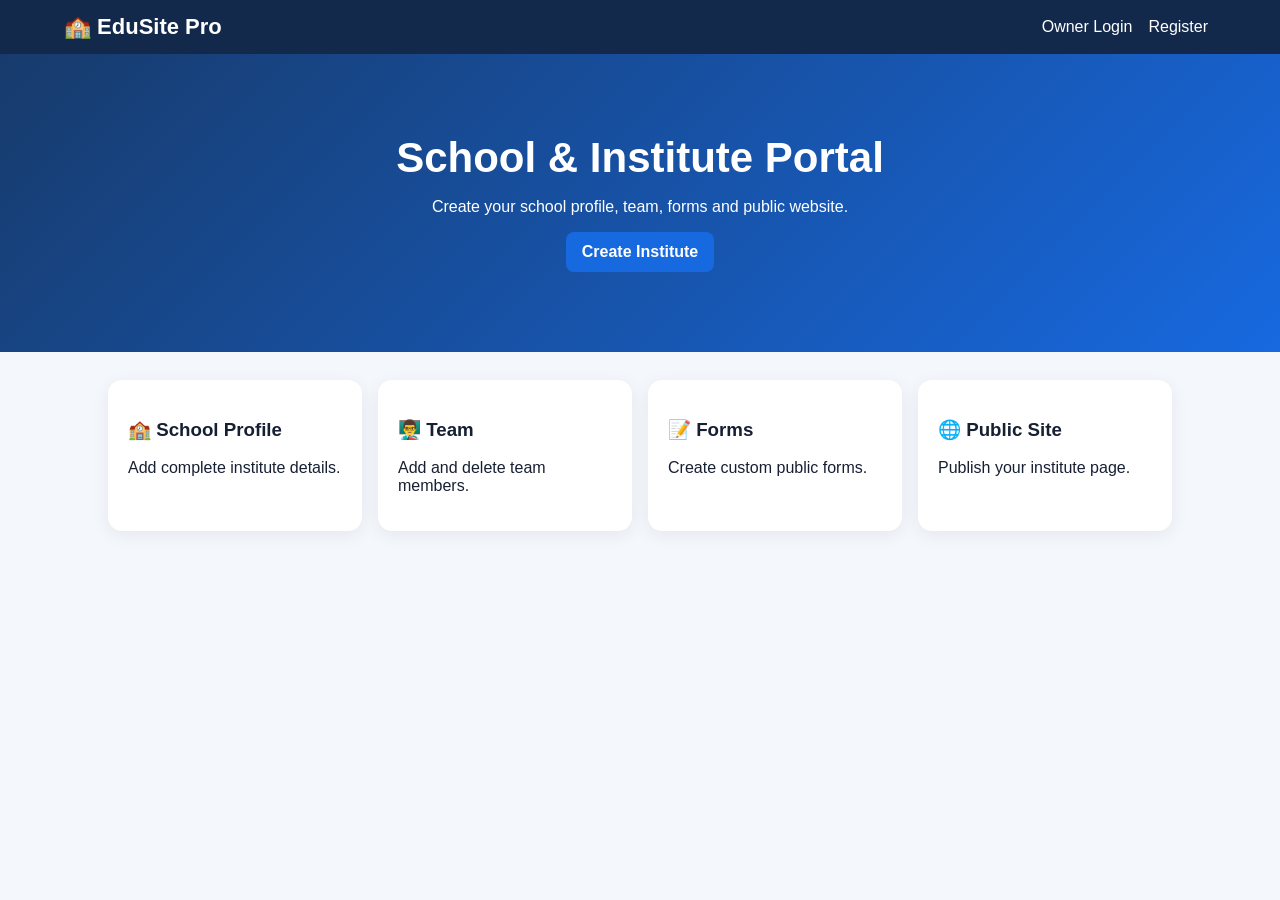
<file: index.html>
<!doctype html><html><head><meta charset="utf-8"><meta name="viewport" content="width=device-width,initial-scale=1"><title>EduSite Pro</title><link rel="stylesheet" href="assets/css/style.css"></head>
<body><header><div class="brand">🏫 EduSite Pro</div><nav><a href="owner-login.html">Owner Login</a><a href="register.html">Register</a></nav></header>
<section class="hero"><h1>School & Institute Portal</h1><p>Create your school profile, team, forms and public website.</p><a class="btn" href="register.html">Create Institute</a></section>
<div class="wrap grid"><div class="card"><h3>🏫 School Profile</h3><p>Add complete institute details.</p></div><div class="card"><h3>👨‍🏫 Team</h3><p>Add and delete team members.</p></div><div class="card"><h3>📝 Forms</h3><p>Create custom public forms.</p></div><div class="card"><h3>🌐 Public Site</h3><p>Publish your institute page.</p></div></div></body></html>
</file>
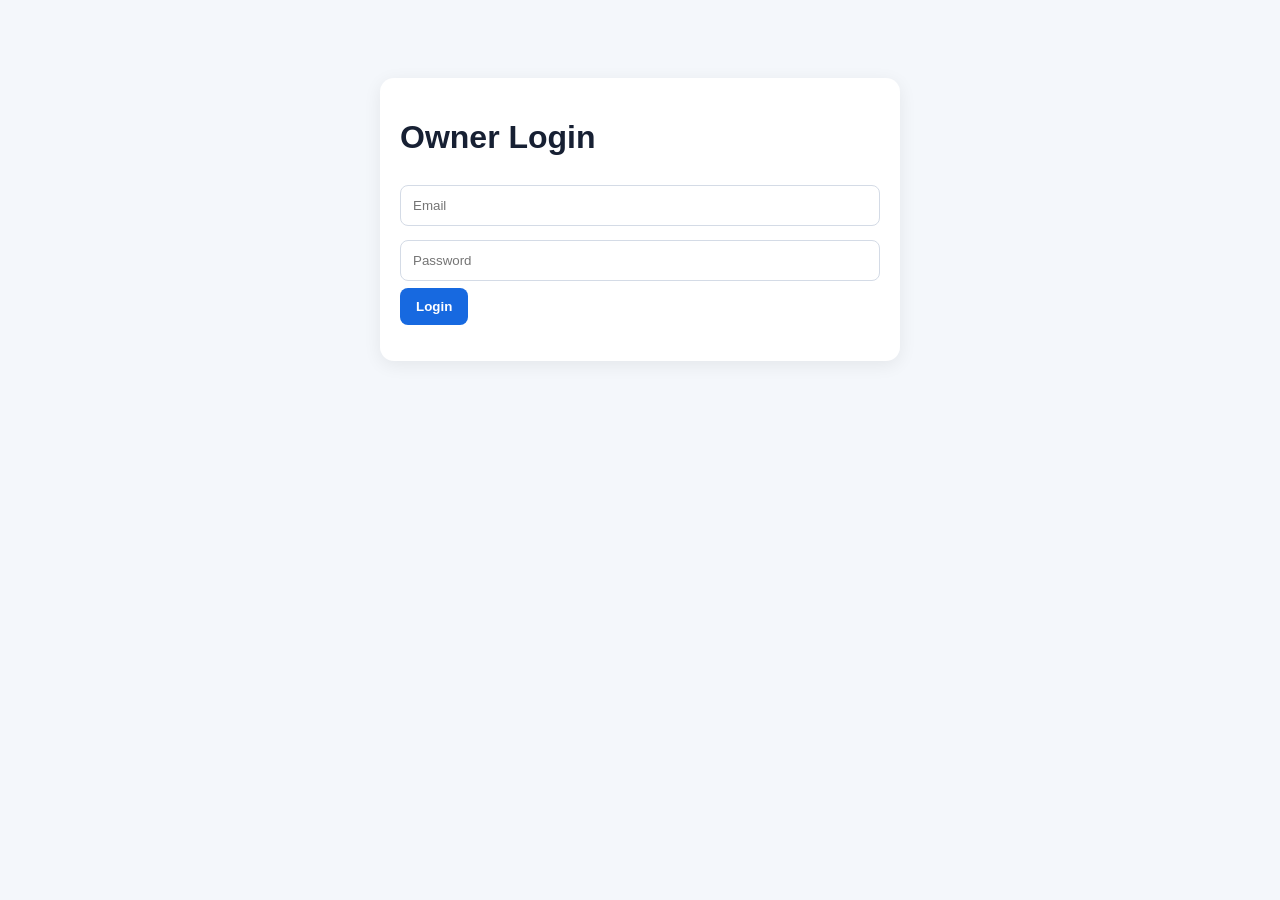
<file: owner-login.html>
<!doctype html><html><head><meta charset="utf-8"><meta name="viewport" content="width=device-width,initial-scale=1"><title>Owner Login</title><link rel="stylesheet" href="assets/css/style.css"></head><body>
<div class="wrap"><div class="card" style="max-width:520px;margin:50px auto"><h1>Owner Login</h1><form id="f"><input id="email" type="email" placeholder="Email" required><input id="password" type="password" placeholder="Password" required><button>Login</button></form><p id="msg"></p></div></div>
<script type="module">import{supabase}from'./assets/js/supabase-config.js';const f=document.querySelector('#f'),m=document.querySelector('#msg');f.onsubmit=async e=>{e.preventDefault();let r=await supabase.auth.signInWithPassword({email:email.value,password:password.value});if(r.error){m.textContent=r.error.message;return}location.href='owner/dashboard.html'}</script></body></html>
</file>
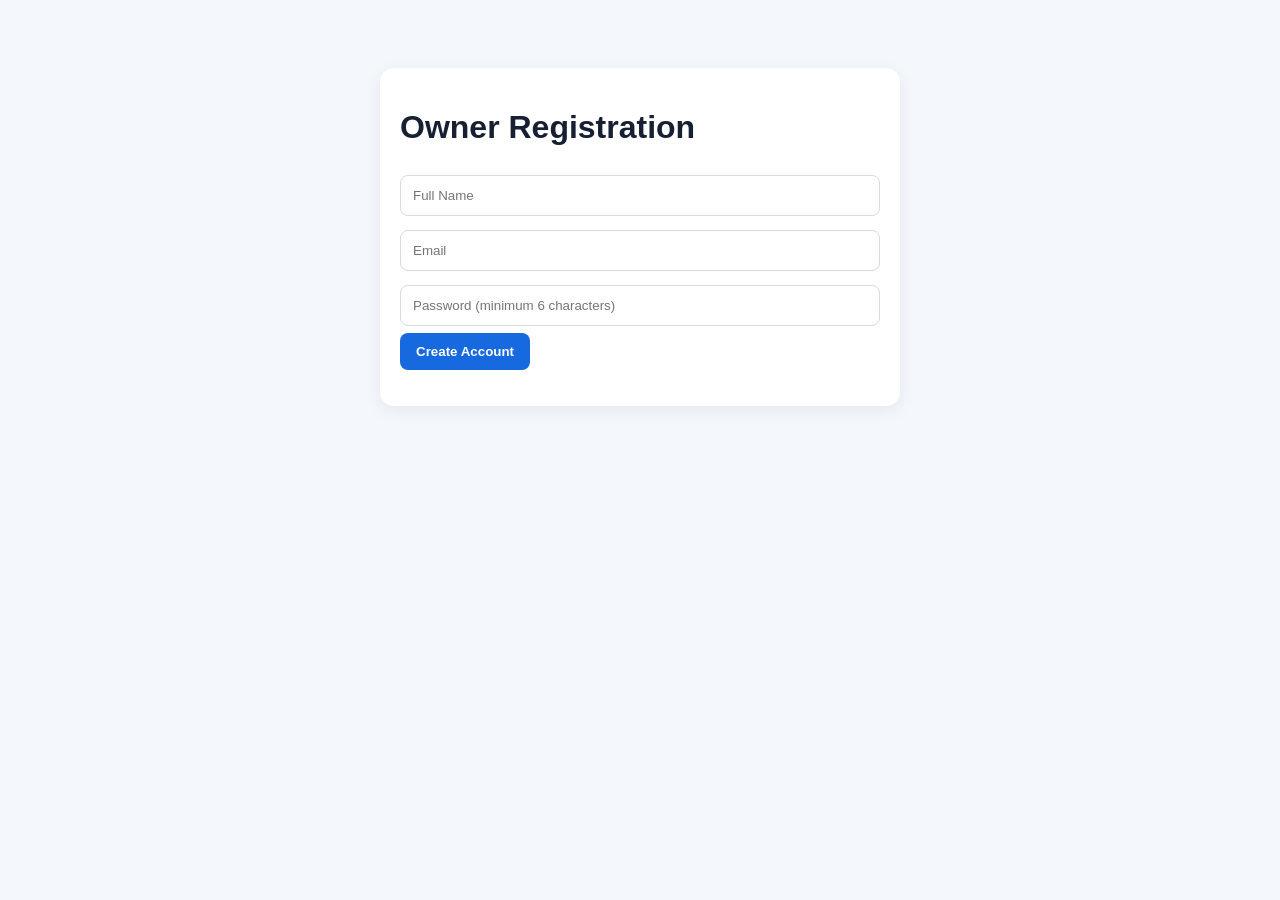
<file: register.html>
<!doctype html><html><head><meta charset="utf-8"><meta name="viewport" content="width=device-width,initial-scale=1"><title>Register</title><link rel="stylesheet" href="assets/css/style.css"></head><body>
<div class="wrap"><div class="card" style="max-width:520px;margin:40px auto"><h1>Owner Registration</h1><form id="f"><input id="name" placeholder="Full Name" required><input id="email" type="email" placeholder="Email" required><input id="password" type="password" placeholder="Password (minimum 6 characters)" required><button>Create Account</button></form><p id="msg"></p></div></div>
<script type="module">import{supabase}from'./assets/js/supabase-config.js';const f=document.querySelector('#f'),m=document.querySelector('#msg');f.onsubmit=async e=>{e.preventDefault();let r=await supabase.auth.signUp({email:email.value,password:password.value,options:{data:{full_name:name.value}}});m.textContent=r.error?r.error.message:'Account created successfully. You can now login.'}</script></body></html>
</file>
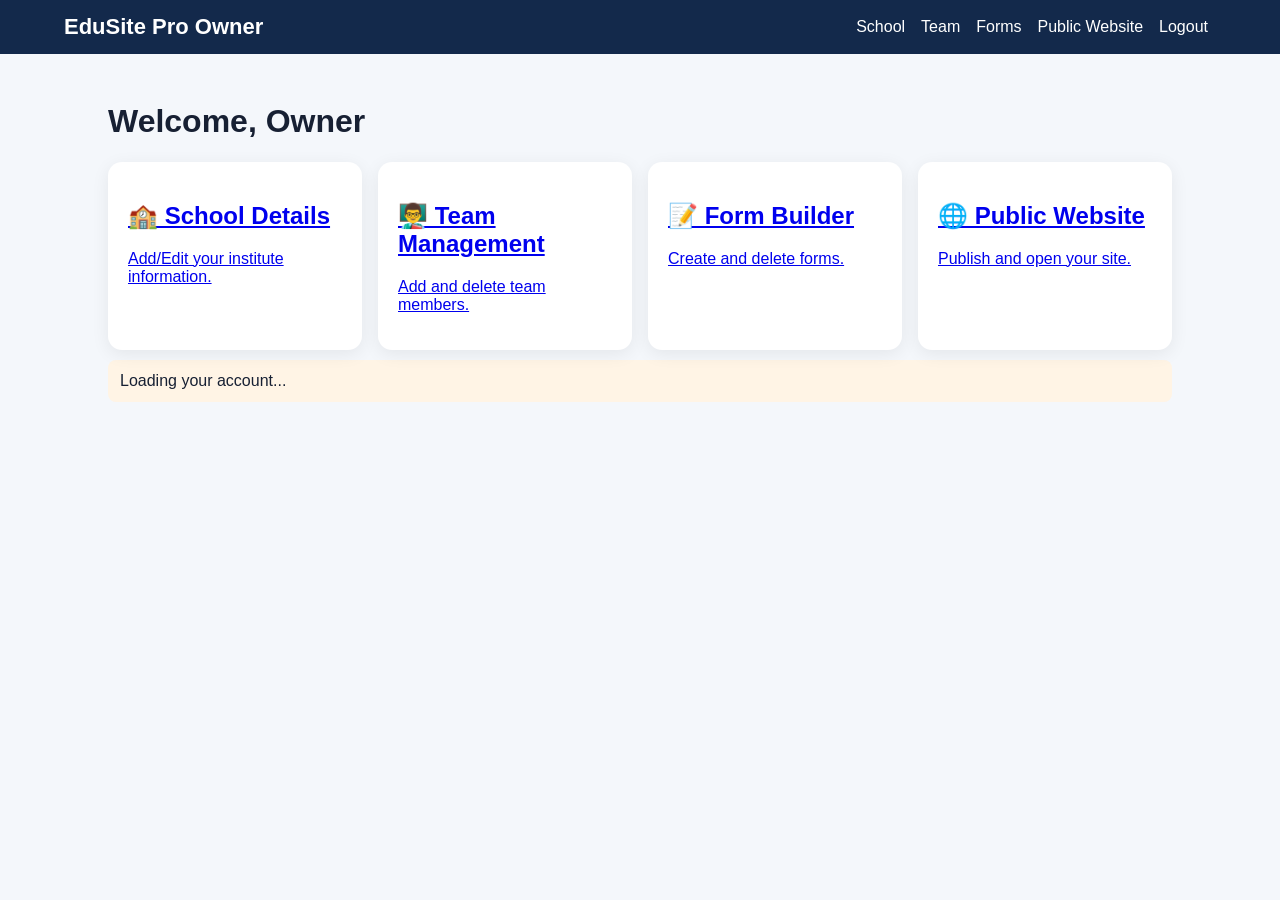
<file: owner/dashboard.html>
<!doctype html><html><head><meta charset="utf-8"><meta name="viewport" content="width=device-width,initial-scale=1"><title>Owner Dashboard</title><link rel="stylesheet" href="../assets/css/style.css"></head><body>
<header><div class="brand">EduSite Pro Owner</div><nav><a href="school.html">School</a><a href="team.html">Team</a><a href="forms.html">Forms</a><a href="website.html">Public Website</a><a href="#" id="logout">Logout</a></nav></header>
<div class="wrap"><h1>Welcome, Owner</h1><div class="grid"><a class="card" href="school.html"><h2>🏫 School Details</h2><p>Add/Edit your institute information.</p></a><a class="card" href="team.html"><h2>👨‍🏫 Team Management</h2><p>Add and delete team members.</p></a><a class="card" href="forms.html"><h2>📝 Form Builder</h2><p>Create and delete forms.</p></a><a class="card" href="website.html"><h2>🌐 Public Website</h2><p>Publish and open your site.</p></a></div><p id="status" class="notice">Loading your account...</p></div>
<script type="module">import{requireUser,getMySchool,logout}from'../assets/js/common.js';document.querySelector('#logout').onclick=e=>{e.preventDefault();logout()};try{await requireUser();let s=await getMySchool();document.querySelector('#status').textContent=s?'Your school: '+s.school_name:'Please create your School Profile first.'}catch(e){document.querySelector('#status').textContent=e.message}</script></body></html>
</file>
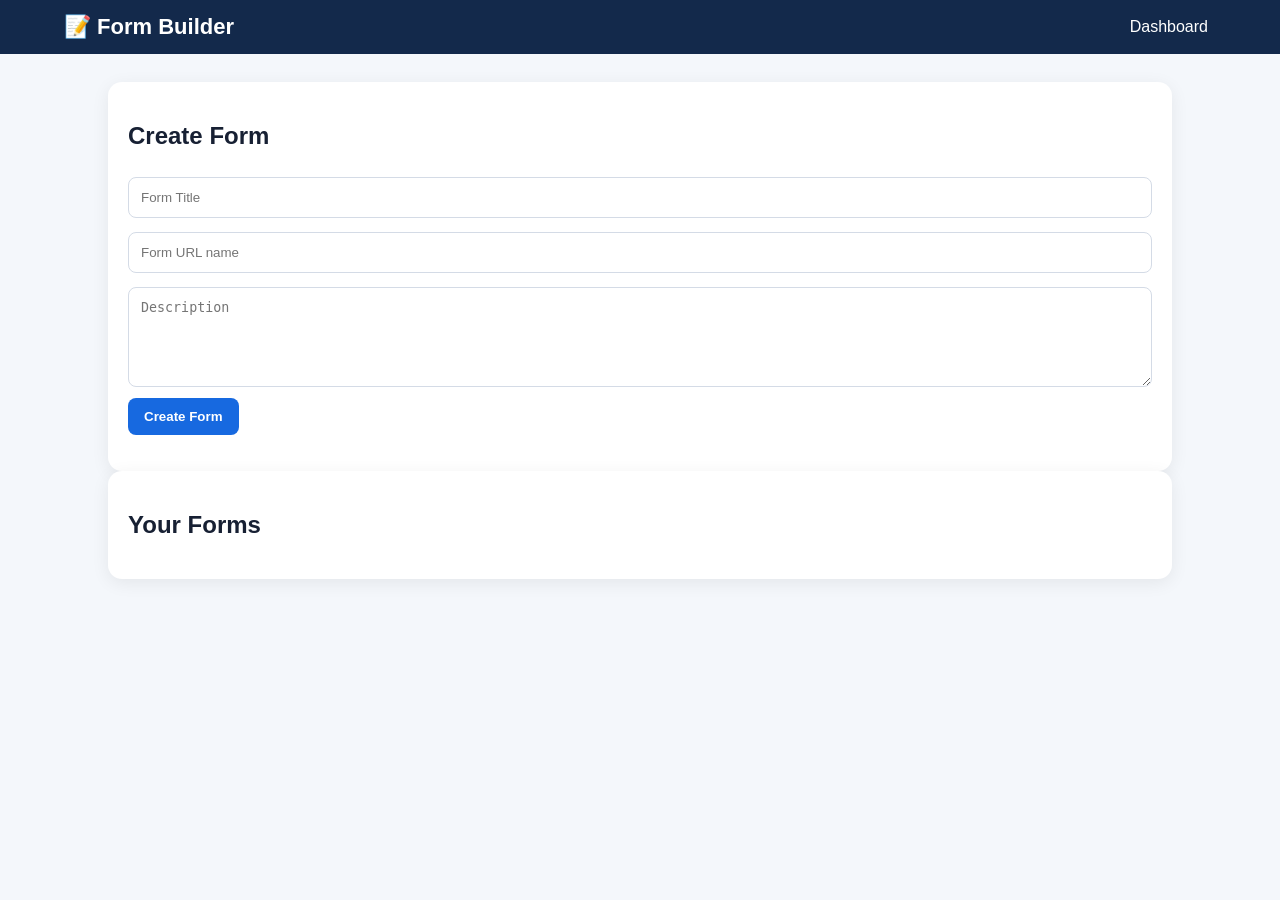
<file: owner/forms.html>
<!doctype html><html><head><meta charset="utf-8"><meta name="viewport" content="width=device-width,initial-scale=1"><title>Forms</title><link rel="stylesheet" href="../assets/css/style.css"></head><body>
<header><div class="brand">📝 Form Builder</div><nav><a href="dashboard.html">Dashboard</a></nav></header><div class="wrap"><div class="card"><h2>Create Form</h2><form id="f"><input id="title" placeholder="Form Title" required><input id="slug" placeholder="Form URL name" required><textarea id="description" placeholder="Description"></textarea><button>Create Form</button></form><p id="msg"></p></div><div class="card"><h2>Your Forms</h2><div id="list"></div></div></div>
<script type="module">import{getMySchool,requireUser}from'../assets/js/common.js';import{supabase}from'../assets/js/supabase-config.js';await requireUser();let s=await getMySchool(),list=document.querySelector('#list'),m=document.querySelector('#msg');async function load(){if(!s){list.innerHTML='Create School Profile first.';return}let{data,error}=await supabase.from('forms').select('*').eq('school_id',s.id);if(error){list.textContent=error.message;return}list.innerHTML=(data||[]).map(x=>`<div class="item"><b>${x.title}</b><br><span class="muted">${x.slug}</span><br><button class="danger" data-id="${x.id}">Delete</button></div>`).join('')||'No forms yet.';document.querySelectorAll('[data-id]').forEach(b=>b.onclick=async()=>{await supabase.from('forms').delete().eq('id',b.dataset.id);load()})}await load();document.querySelector('#f').onsubmit=async e=>{e.preventDefault();if(!s){m.textContent='Create School Profile first.';return}let r=await supabase.from('forms').insert({school_id:s.id,title:title.value,slug:slug.value,description:description.value,is_active:true});m.textContent=r.error?r.error.message:'Form created';if(!r.error){e.target.reset();load()}}</script></body></html>
</file>
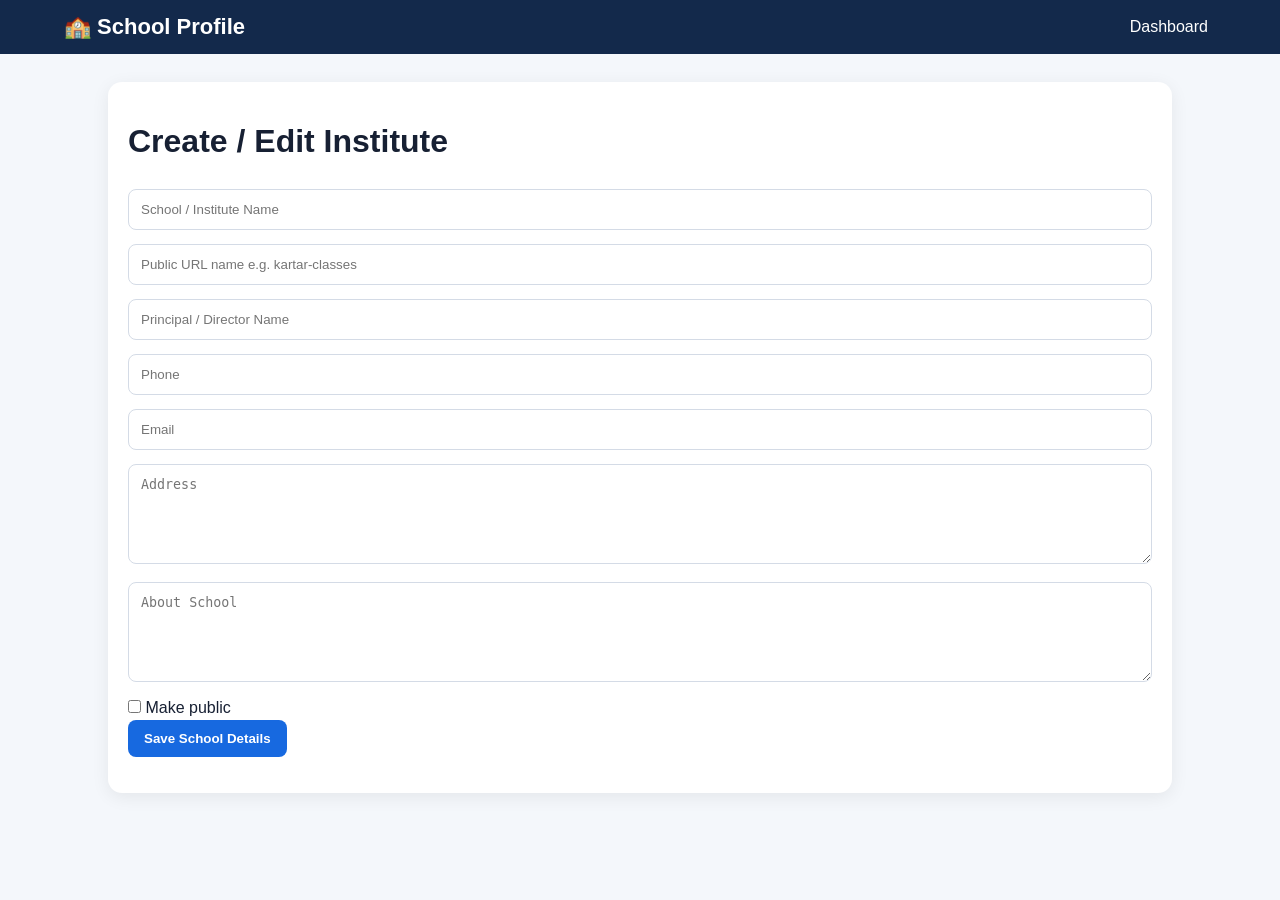
<file: owner/school.html>
<!doctype html><html><head><meta charset="utf-8"><meta name="viewport" content="width=device-width,initial-scale=1"><title>School Profile</title><link rel="stylesheet" href="../assets/css/style.css"></head><body>
<header><div class="brand">🏫 School Profile</div><nav><a href="dashboard.html">Dashboard</a></nav></header><div class="wrap"><div class="card"><h1>Create / Edit Institute</h1><form id="f"><input id="school_name" placeholder="School / Institute Name" required><input id="slug" placeholder="Public URL name e.g. kartar-classes" required><input id="principal_name" placeholder="Principal / Director Name"><input id="phone" placeholder="Phone"><input id="email" type="email" placeholder="Email"><textarea id="address" placeholder="Address"></textarea><textarea id="about_school" placeholder="About School"></textarea><label><input id="is_public" type="checkbox" style="width:auto"> Make public</label><br><button>Save School Details</button></form><p id="msg"></p></div></div>
<script type="module">import{requireUser,getMySchool}from'../assets/js/common.js';import{supabase}from'../assets/js/supabase-config.js';const u=await requireUser(),f=document.querySelector('#f'),m=document.querySelector('#msg');let s=await getMySchool();if(s){['school_name','slug','principal_name','phone','email','address','about_school'].forEach(k=>document.querySelector('#'+k).value=s[k]||'');is_public.checked=!!s.is_public}f.onsubmit=async e=>{e.preventDefault();let x={owner_id:u.id,school_name:school_name.value,slug:slug.value.trim().toLowerCase().replace(/[^a-z0-9-]/g,'-'),principal_name:principal_name.value,phone:phone.value,email:email.value,address:address.value,about_school:about_school.value,is_public:is_public.checked,status:'active'};let r=s?await supabase.from('schools').update(x).eq('id',s.id):await supabase.from('schools').insert(x);if(r.error){m.textContent=r.error.message}else{m.textContent='Saved successfully';m.className='notice ok';s=await getMySchool()}}</script></body></html>
</file>
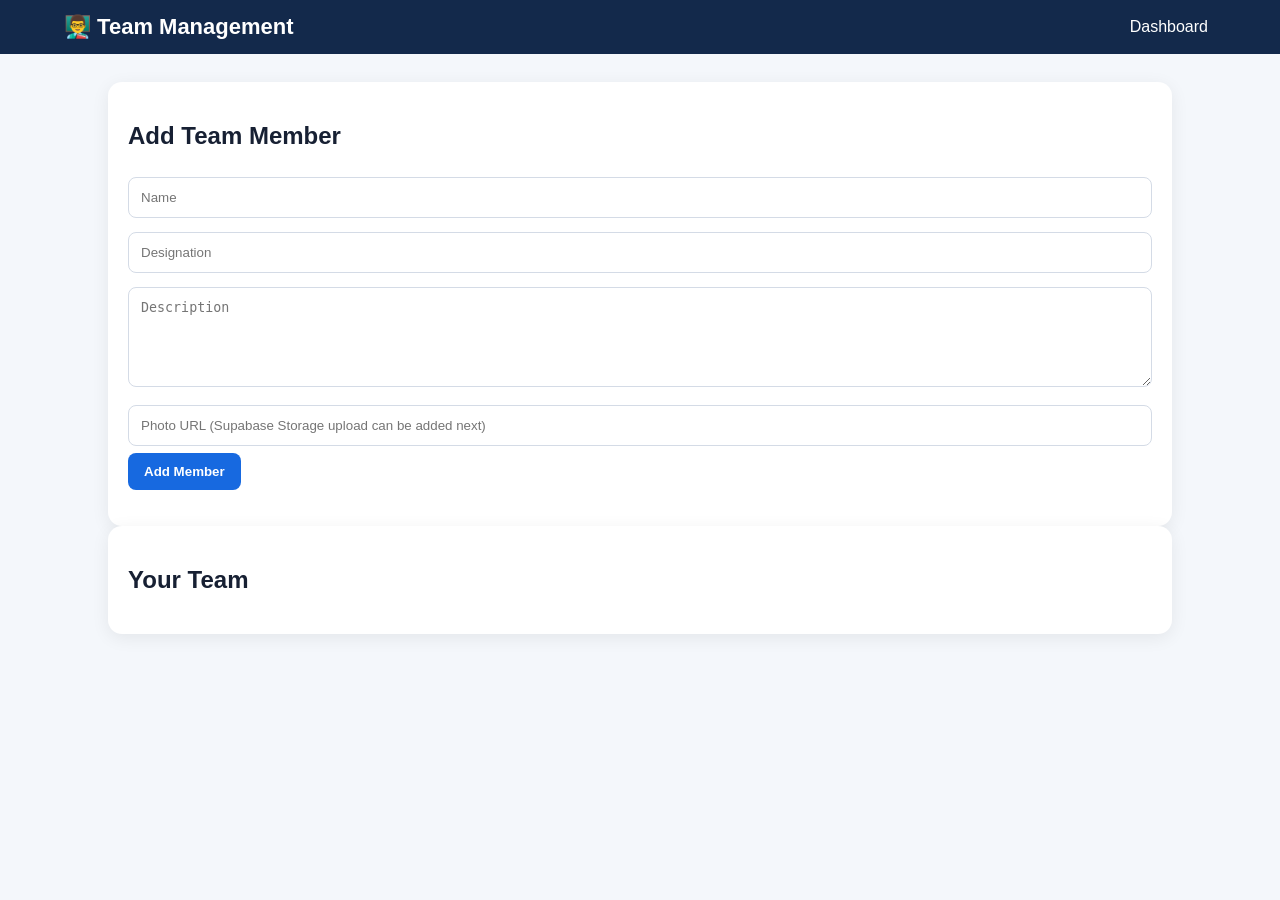
<file: owner/team.html>
<!doctype html><html><head><meta charset="utf-8"><meta name="viewport" content="width=device-width,initial-scale=1"><title>Team</title><link rel="stylesheet" href="../assets/css/style.css"></head><body>
<header><div class="brand">👨‍🏫 Team Management</div><nav><a href="dashboard.html">Dashboard</a></nav></header><div class="wrap"><div class="card"><h2>Add Team Member</h2><form id="f"><input id="name" placeholder="Name" required><input id="designation" placeholder="Designation"><textarea id="description" placeholder="Description"></textarea><input id="photo_url" placeholder="Photo URL (Supabase Storage upload can be added next)"><button>Add Member</button></form><p id="msg"></p></div><div class="card"><h2>Your Team</h2><div id="list"></div></div></div>
<script type="module">import{getMySchool,requireUser}from'../assets/js/common.js';import{supabase}from'../assets/js/supabase-config.js';await requireUser();let s=await getMySchool();const list=document.querySelector('#list'),m=document.querySelector('#msg');async function load(){if(!s){list.innerHTML='Create School Profile first.';return}let{data,error}=await supabase.from('team_members').select('*').eq('school_id',s.id).order('created_at',{ascending:false});if(error){list.textContent=error.message;return}list.innerHTML=(data||[]).map(x=>`<div class="item"><b>${x.name}</b> — ${x.designation||''}<br><span class="muted">${x.description||''}</span><br><button class="danger" data-id="${x.id}">Delete</button></div>`).join('')||'No members yet.';document.querySelectorAll('[data-id]').forEach(b=>b.onclick=async()=>{await supabase.from('team_members').delete().eq('id',b.dataset.id);load()})}await load();document.querySelector('#f').onsubmit=async e=>{e.preventDefault();if(!s){m.textContent='Create School Profile first.';return}let r=await supabase.from('team_members').insert({school_id:s.id,name:name.value,designation:designation.value,description:description.value,photo_url:photo_url.value});m.textContent=r.error?r.error.message:'Team member added';if(!r.error){e.target.reset();load()}}</script></body></html>
</file>
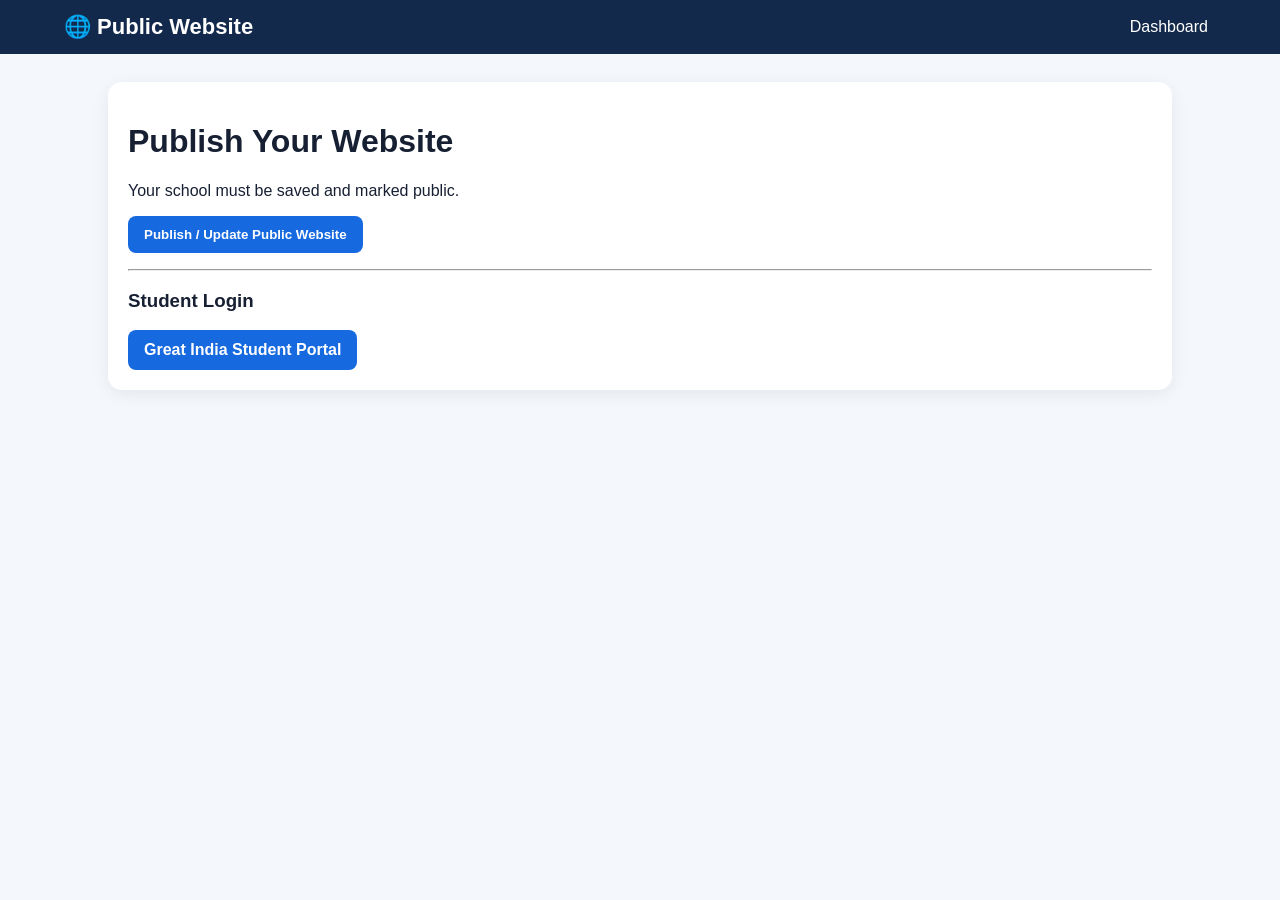
<file: owner/website.html>
<!doctype html><html><head><meta charset="utf-8"><meta name="viewport" content="width=device-width,initial-scale=1"><title>Public Website</title><link rel="stylesheet" href="../assets/css/style.css"></head><body>
<header><div class="brand">🌐 Public Website</div><nav><a href="dashboard.html">Dashboard</a></nav></header><div class="wrap"><div class="card"><h1>Publish Your Website</h1><p>Your school must be saved and marked public.</p><button id="publish">Publish / Update Public Website</button><p id="msg"></p><div id="link"></div><hr><h3>Student Login</h3><a class="btn" href="https://portal.greatindia.technology/" target="_blank">Great India Student Portal</a></div></div>
<script type="module">import{getMySchool,requireUser}from'../assets/js/common.js';import{supabase}from'../assets/js/supabase-config.js';await requireUser();let s=await getMySchool(),m=document.querySelector('#msg'),link=document.querySelector('#link');if(s){let u='../public/school.html?school='+encodeURIComponent(s.slug);link.innerHTML=`<p>Your public website:</p><a class="btn" href="${u}" target="_blank">Open Public Website</a>`}document.querySelector('#publish').onclick=async()=>{if(!s){m.textContent='Create School Profile first.';return}let r=await supabase.from('schools').update({is_public:true,status:'active'}).eq('id',s.id);m.textContent=r.error?r.error.message:'Website published successfully';m.className='notice ok'}</script></body></html>
</file>
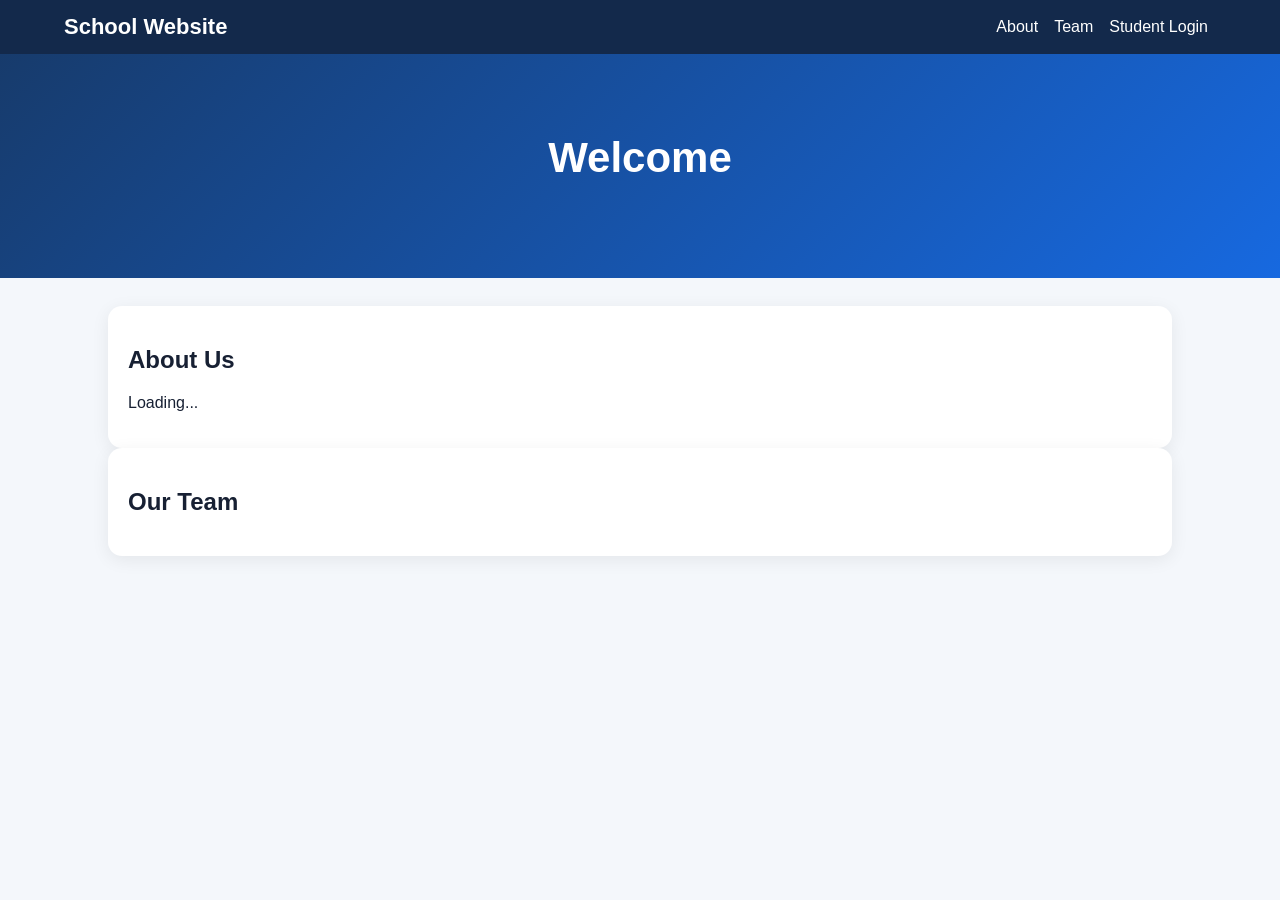
<file: public/school.html>
<!doctype html><html><head><meta charset="utf-8"><meta name="viewport" content="width=device-width,initial-scale=1"><title>School Website</title><link rel="stylesheet" href="../assets/css/style.css"></head><body>
<header><div class="brand" id="brand">School Website</div><nav><a href="#about">About</a><a href="#team">Team</a><a href="https://portal.greatindia.technology/" target="_blank">Student Login</a></nav></header>
<section class="hero"><h1 id="title">Welcome</h1><p id="principal"></p></section><div class="wrap"><section class="card" id="about"><h2>About Us</h2><p id="aboutText">Loading...</p><p id="contact"></p></section><section class="card" id="team"><h2>Our Team</h2><div id="teamList" class="grid"></div></section></div>
<script type="module">import{supabase}from'../assets/js/supabase-config.js';const slug=new URLSearchParams(location.search).get('school');if(!slug){document.querySelector('#aboutText').textContent='School not selected.'}else{let{data:s,error}=await supabase.from('schools').select('*').eq('slug',slug).eq('is_public',true).maybeSingle();if(error||!s){document.querySelector('#aboutText').textContent='School not found or not public.'}else{brand.textContent=s.school_name;title.textContent='Welcome to '+s.school_name;principal.textContent=s.principal_name?'Principal / Director: '+s.principal_name:'';aboutText.textContent=s.about_school||'Welcome to our institute.';contact.textContent=[s.phone,s.email,s.address].filter(Boolean).join(' | ');let{data:t}=await supabase.from('team_members').select('*').eq('school_id',s.id);teamList.innerHTML=(t||[]).map(x=>`<div class="card">${x.photo_url?`<img src="${x.photo_url}" style="max-width:100%;height:140px;object-fit:cover;border-radius:8px">`:''}<h3>${x.name}</h3><b>${x.designation||''}</b><p>${x.description||''}</p></div>`).join('')||'Team information will appear here.'}}</script></body></html>
</file>
<file: assets/css/style.css>
*{box-sizing:border-box}body{margin:0;font-family:Arial,sans-serif;background:#f4f7fb;color:#172033}
header{background:#13294b;color:#fff;padding:14px 5%;display:flex;align-items:center;justify-content:space-between;gap:15px;flex-wrap:wrap}
.brand{font-size:22px;font-weight:700}nav a{color:#fff;text-decoration:none;margin:0 8px}.wrap{max-width:1100px;margin:auto;padding:28px 18px}
.grid{display:grid;grid-template-columns:repeat(auto-fit,minmax(220px,1fr));gap:16px}.card{background:#fff;padding:20px;border-radius:14px;box-shadow:0 4px 18px #00000012}
input,textarea,select{width:100%;padding:12px;margin:7px 0;border:1px solid #d4dbe6;border-radius:8px}textarea{min-height:100px}
button,.btn{display:inline-block;border:0;background:#1769e0;color:#fff;padding:11px 16px;border-radius:8px;cursor:pointer;text-decoration:none;font-weight:600}
.danger{background:#d92d20}.muted{color:#667085}.item{border-top:1px solid #e7ebf0;padding:14px 0}.hero{padding:80px 20px;text-align:center;background:linear-gradient(135deg,#173b6c,#1769e0);color:#fff}
.hero h1{font-size:42px;margin:0 0 12px}.notice{padding:12px;border-radius:8px;background:#fff4e5;margin:10px 0}.ok{background:#e9f8ef}.hidden{display:none}
@media(max-width:650px){.hero h1{font-size:30px}}
</file>
